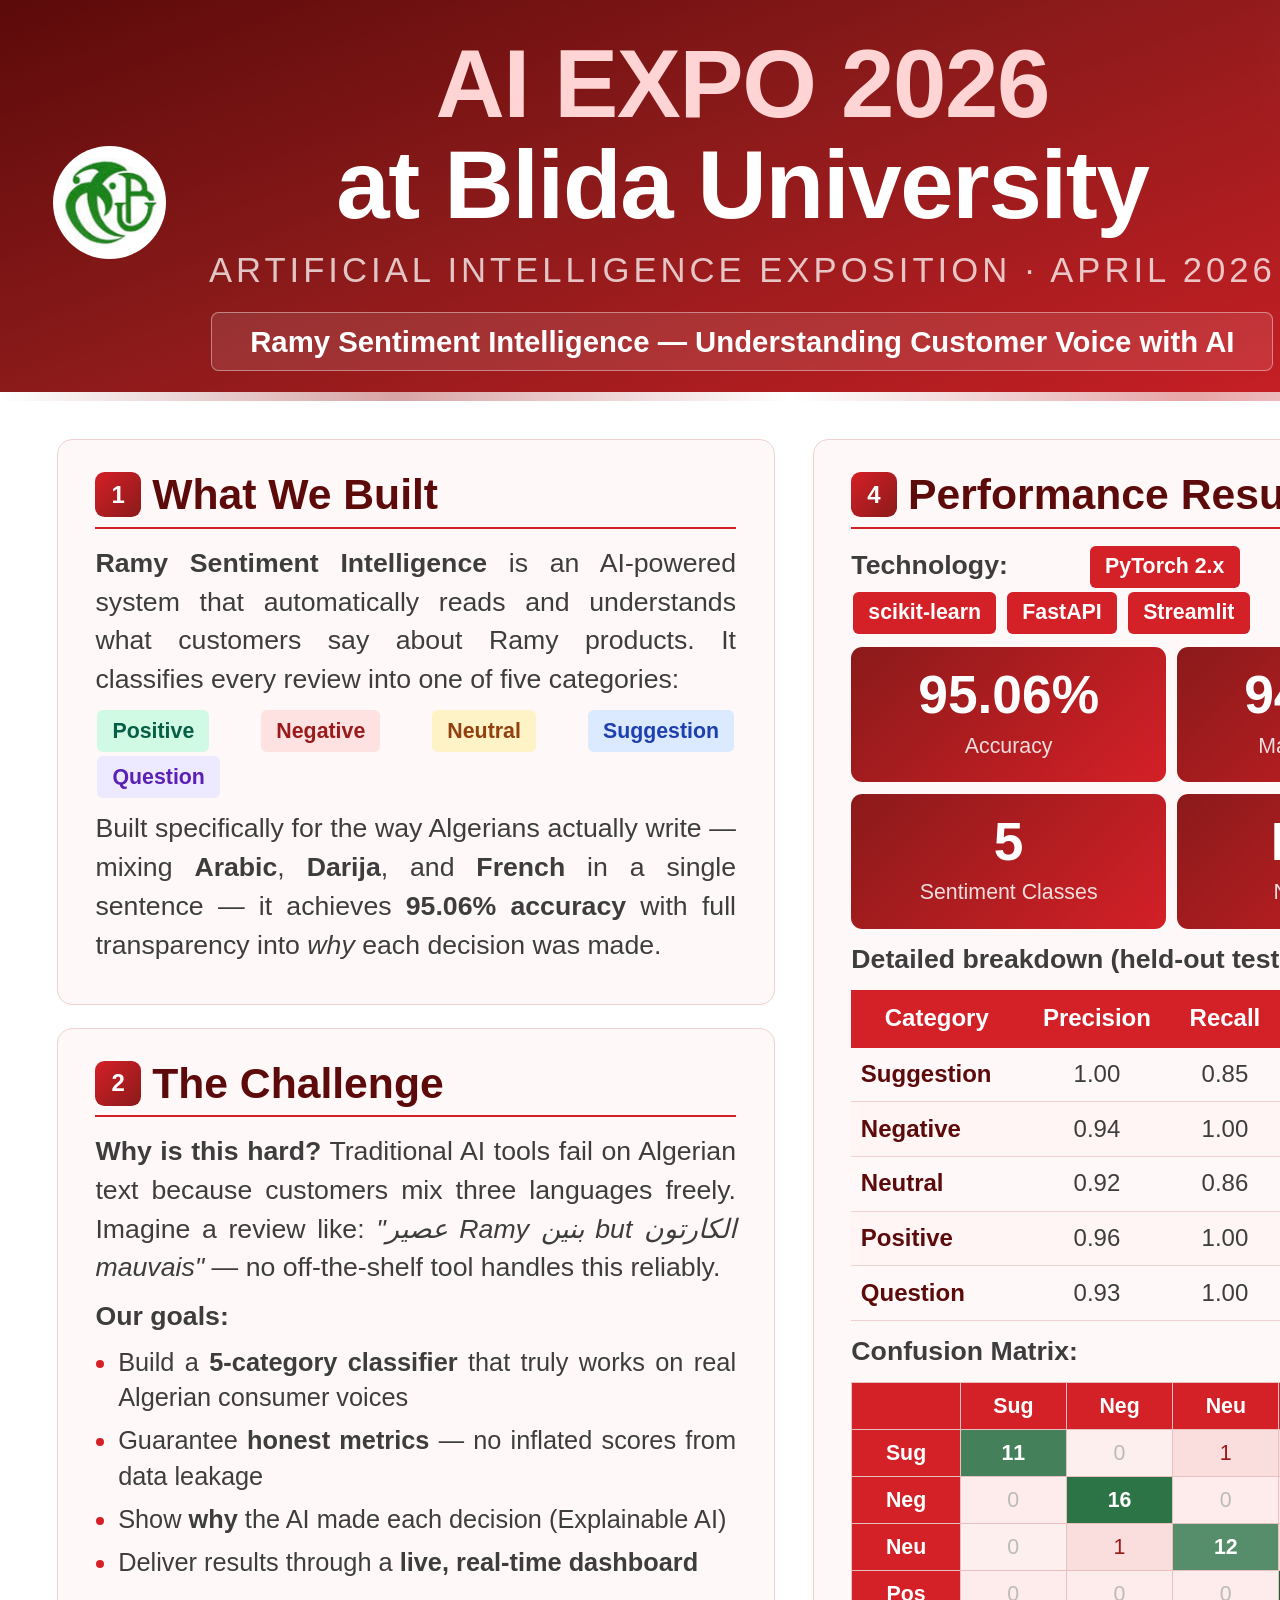
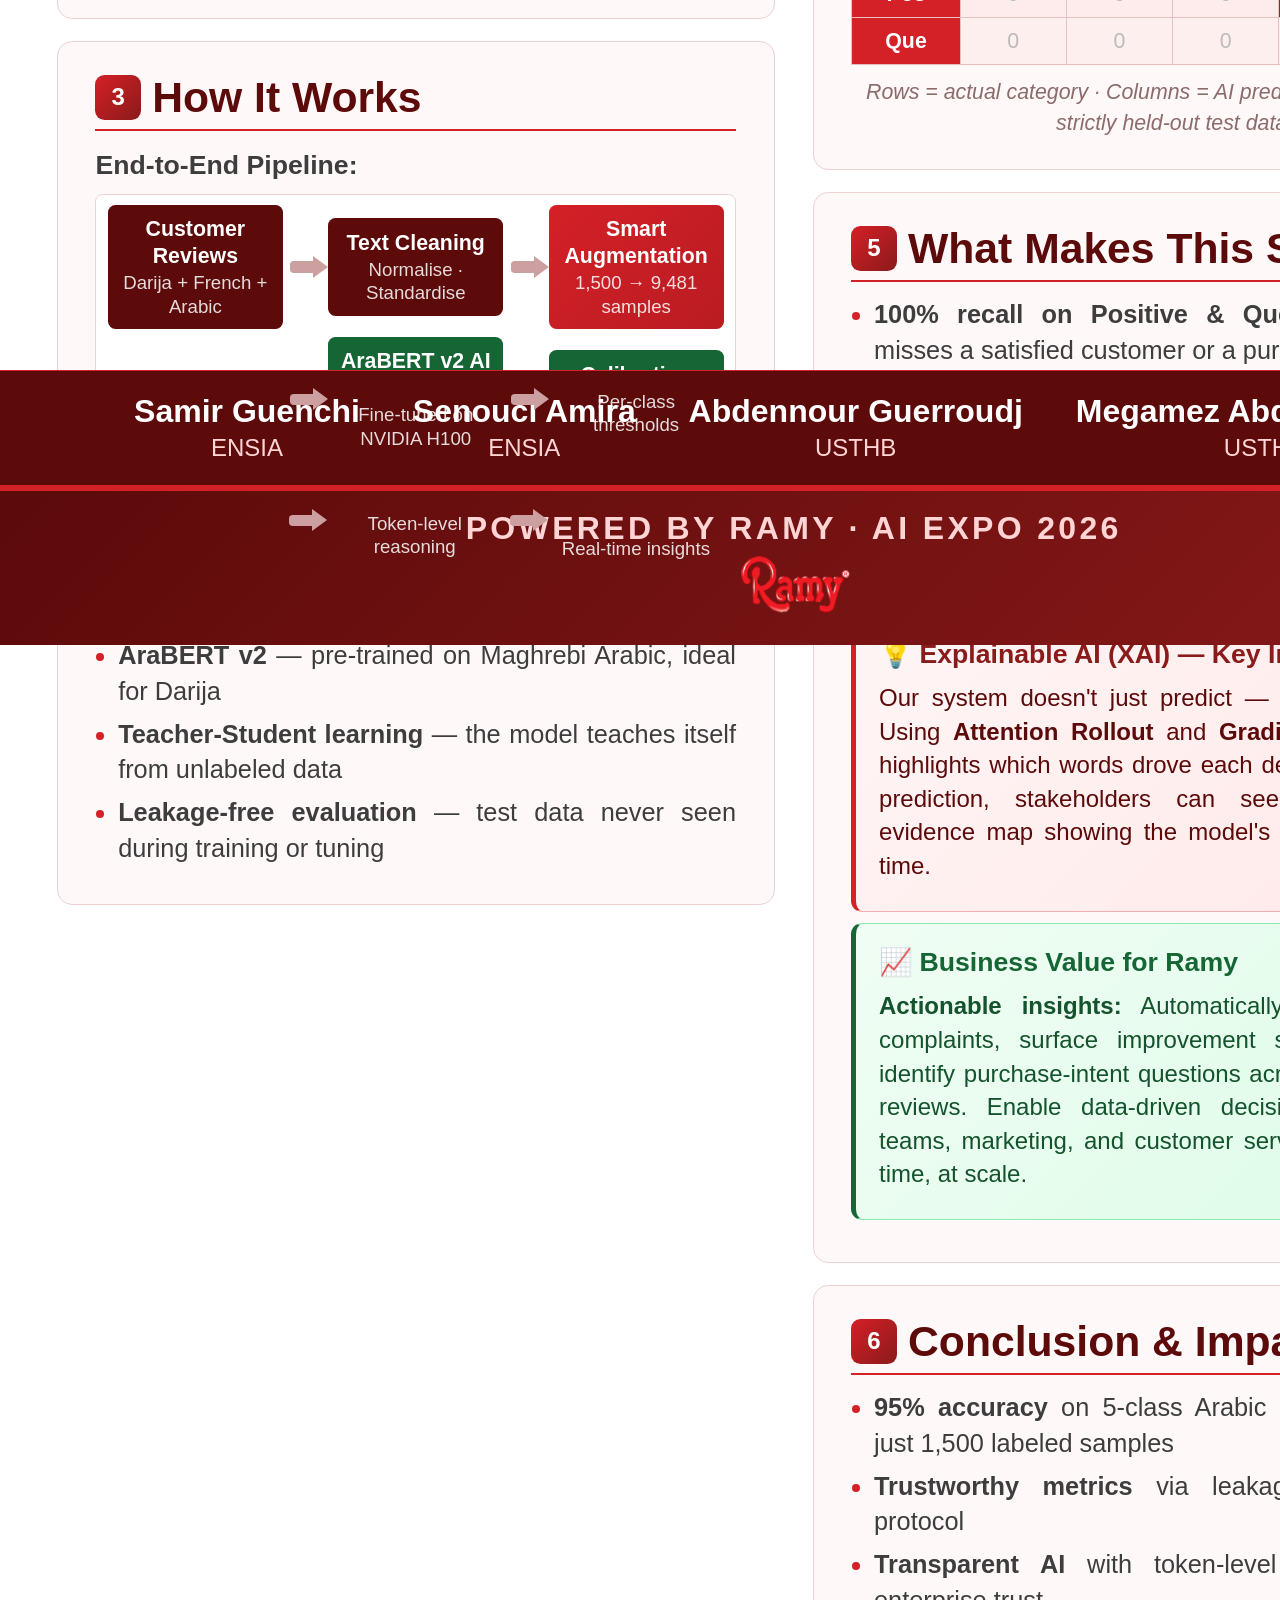
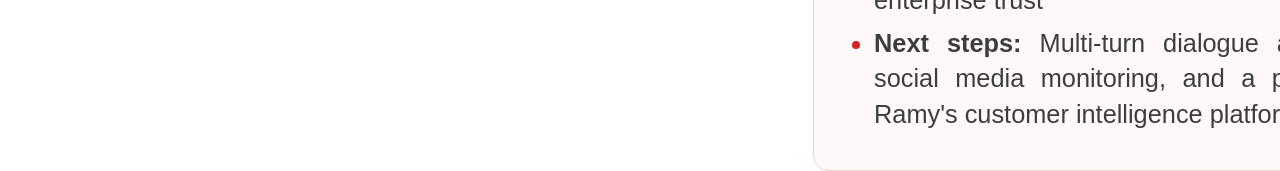
<file: poster.html>
<!DOCTYPE html>
<html lang="en" dir="ltr">
<head>
<meta charset="UTF-8">
<title>AI EXPO 2026 — Ramy Sentiment Intelligence</title>
<style>
/* ================================================================
   A2 Portrait Academic Poster  —  420 mm x 594 mm
   AI EXPO 2026 — Ramy Sentiment Intelligence
   Color scheme: Ramy Brand Red (#D42027) compatible
   Fully self-contained — zero external dependencies
   ================================================================ */

@page { size: 420mm 594mm; margin: 0; }

*, *::before, *::after { margin: 0; padding: 0; box-sizing: border-box; }

body {
    font-family: 'Segoe UI', 'Helvetica Neue', Arial, sans-serif;
    width: 420mm;
    height: 594mm;
    margin: 0 auto;
    background: #ffffff;
    color: #2d2d2d;
    display: flex;
    flex-direction: column;
    -webkit-print-color-adjust: exact;
    print-color-adjust: exact;
}

/* ── COLOR PALETTE (Ramy Brand) ─────────────────────────── */
/* Primary:   #D42027 (Ramy Red)
   Dark:      #8B1A1A (Deep Red)
   Darker:    #5C0A0A (Darkest Red)
   Light:     #FFF5F5 (Warm White)
   Accent:    #FF6B6B (Soft Red)
   Surface:   #FAF0F0 (Blush)
   Text:      #2d2d2d (Charcoal)
   Muted:     #6b6b6b (Gray)
*/

/* ── HEADER ──────────────────────────────────────────── */

.hdr {
    background: linear-gradient(160deg, #5C0A0A 0%, #8B1A1A 40%, #D42027 100%);
    color: #fff;
    padding: 9mm 14mm 8mm;
    text-align: center;
    flex-shrink: 0;
    position: relative;
    overflow: hidden;
}

/* subtle geometric decoration */
.hdr::before {
    content: '';
    position: absolute;
    top: -40mm;
    right: -30mm;
    width: 120mm;
    height: 120mm;
    border-radius: 50%;
    background: radial-gradient(circle, rgba(255,255,255,0.06) 0%, transparent 70%);
    pointer-events: none;
}
.hdr::after {
    content: '';
    position: absolute;
    bottom: 0;
    left: 0;
    right: 0;
    height: 2.5mm;
    background: linear-gradient(90deg, #fff, rgba(255,255,255,0.6), #fff, rgba(255,255,255,0.6), #fff);
}

.hdr-row {
    display: flex;
    align-items: center;
    justify-content: space-between;
    position: relative;
    z-index: 1;
}

.logo {
    height: 32mm;
    width: auto;
    object-fit: contain;
}
.logo.univ {
    background: #fff;
    border-radius: 50%;
    padding: 1.5mm;
    height: 30mm;
    width: 30mm;
}

.hdr-center { flex: 1; padding: 0 6mm; }

.title {
    font-size: 72pt;
    font-weight: 800;
    line-height: 1.05;
    letter-spacing: -1pt;
    margin-bottom: 4mm;
}
.accent { color: #FFD4D4; }

.sub {
    font-size: 26pt;
    font-weight: 300;
    color: rgba(255,255,255,0.75);
    letter-spacing: 3pt;
    text-transform: uppercase;
    margin-bottom: 6mm;
}

.badge {
    display: inline-block;
    font-size: 22pt;
    font-weight: 600;
    color: #fff;
    padding: 3mm 10mm;
    border: 1pt solid rgba(255,255,255,0.4);
    border-radius: 2mm;
    background: rgba(255,255,255,0.1);
}

/* ── BODY ────────────────────────────────────────────── */

.body {
    flex: 1;
    display: grid;
    grid-template-columns: 1fr 1fr;
    gap: 10mm;
    padding: 10mm 15mm 10mm;
    min-height: 0;
}
.col { display: flex; flex-direction: column; gap: 6mm; }

/* ── SECTIONS ────────────────────────────────────────── */

.s {
    background: #FFF8F8;
    border: 0.5pt solid #f0d0d0;
    border-radius: 4mm;
    padding: 8mm 10mm 8mm;
    break-inside: avoid;
}

.sh {
    font-size: 32pt;
    font-weight: 700;
    color: #5C0A0A;
    margin-bottom: 4mm;
    padding-bottom: 2mm;
    border-bottom: 1.5pt solid #D42027;
    display: flex;
    align-items: center;
    gap: 3mm;
}

.sn {
    display: inline-flex;
    align-items: center;
    justify-content: center;
    width: 12mm;
    height: 12mm;
    background: linear-gradient(135deg, #D42027, #8B1A1A);
    color: #fff;
    font-size: 18pt;
    font-weight: 800;
    border-radius: 2.5mm;
    flex-shrink: 0;
}

.sb {
    font-size: 20pt;
    line-height: 1.45;
    color: #3d3d3d;
    text-align: justify;
    hyphens: auto;
}
.sb p { margin-bottom: 2.5mm; }
.sb ul { padding-left: 6mm; margin: 2mm 0; }
.sb li { margin-bottom: 2mm; font-size: 19pt; line-height: 1.4; }
.sb li::marker { color: #D42027; font-weight: 700; }

.b { font-weight: 700; }

/* ── TAGS ────────────────────────────────────────────── */
.t {
    display: inline-block;
    padding: 1.5mm 4mm;
    border-radius: 1.5mm;
    font-size: 16pt;
    font-weight: 600;
    margin: 0.5mm;
    vertical-align: middle;
}
.tp { background: #d1fae5; color: #065f46; }
.tn { background: #fee2e2; color: #991b1b; }
.tu { background: #fef3c7; color: #92400e; }
.ti { background: #dbeafe; color: #1e40af; }
.tq { background: #ede9fe; color: #5b21b6; }
.tt { background: #D42027; color: #fff; }

/* ── PIPELINE ────────────────────────────────────────── */
.pipe {
    background: #fff;
    border: 0.5pt solid #f0d0d0;
    border-radius: 2mm;
    padding: 2.5mm 3mm;
    margin: 2mm 0;
}
.pr { display: flex; align-items: center; gap: 2mm; margin-bottom: 2mm; }
.pr:last-child { margin-bottom: 0; }
.pb {
    flex: 1;
    text-align: center;
    padding: 3mm 2mm;
    border-radius: 2mm;
    font-size: 16pt;
    font-weight: 600;
    line-height: 1.25;
}
.pb small { font-weight: 400; font-size: 14pt; display: block; margin-top: 0.5mm; opacity: 0.85; }
.pd { background: #5C0A0A; color: #fff; }
.pg { background: linear-gradient(135deg, #D42027, #B91C22); color: #fff; }
.pe { background: #166534; color: #fff; }
.px { background: #7c3aed; color: #fff; border: 0.8pt solid #D42027; }
/* CSS block arrow — replaces text → */
.pa {
    font-size: 0;
    width: 8mm;
    height: 3mm;
    background: #cca0a0;
    border-radius: 1mm;
    flex-shrink: 0;
    position: relative;
}
.pa::after {
    content: '';
    position: absolute;
    right: -2mm;
    top: -1.5mm;
    border-top: 3mm solid transparent;
    border-bottom: 3mm solid transparent;
    border-left: 4mm solid #cca0a0;
}

/* ── METRICS ─────────────────────────────────────────── */
.mg { display: grid; grid-template-columns: 1fr 1fr; gap: 3mm; margin: 3mm 0; }
.mc {
    background: linear-gradient(135deg, #8B1A1A, #D42027);
    color: #fff;
    padding: 5mm 3mm;
    border-radius: 3mm;
    text-align: center;
}
.mv { display: block; font-size: 40pt; font-weight: 800; color: #fff; line-height: 1.1; }
.ml { font-size: 16pt; color: rgba(255,255,255,0.85); margin-top: 1mm; }

/* ── TABLES ──────────────────────────────────────────── */
.tb {
    width: 100%;
    border-collapse: collapse;
    margin: 3mm 0;
    font-size: 18pt;
}
.tb th {
    background: #D42027;
    color: #fff;
    padding: 3mm;
    font-size: 18pt;
    font-weight: 600;
    text-align: center;
}
.tb td {
    padding: 2.5mm;
    text-align: center;
    border-bottom: 0.3pt solid #f0d0d0;
}
.tb tr:nth-child(even) { background: #FFF5F5; }
.tb .rh { font-weight: 700; color: #5C0A0A; text-align: left; }

/* confusion matrix — heatmap style */
.cm { font-size: 16pt; }
.cm th, .cm td { padding: 2mm 2.5mm; border: 0.3pt solid #e8c0c0; font-size: 16pt; }
.cap { font-size: 16pt; color: #8b6b6b; font-style: italic; text-align: center; margin-top: 1.5mm; }

/* ── XAI BOX ─────────────────────────────────────────── */
.xb {
    background: linear-gradient(135deg, #FFF5F5, #FFE8E8);
    border: 0.8pt solid #f0b0b0;
    border-left: 4pt solid #D42027;
    border-radius: 3mm;
    padding: 5mm 6mm;
    margin: 3mm 0;
}
.xb .xt { color: #8B1A1A; font-weight: 700; font-size: 20pt; margin-bottom: 2mm; }
.xb p { font-size: 18pt; line-height: 1.4; color: #5C0A0A; }

/* ── BUSINESS VALUE BOX ──────────────────────────────── */
.bv {
    background: linear-gradient(135deg, #f0fdf4, #dcfce7);
    border: 0.8pt solid #86efac;
    border-left: 4pt solid #166534;
    border-radius: 3mm;
    padding: 5mm 6mm;
    margin: 3mm 0;
}
.bv .bvt { color: #166534; font-weight: 700; font-size: 20pt; margin-bottom: 2mm; }
.bv p { font-size: 18pt; line-height: 1.4; color: #14532d; }

/* ── TEAM ────────────────────────────────────────────── */
.team {
    background: #5C0A0A;
    color: #fff;
    padding: 6mm 15mm;
    display: flex;
    justify-content: center;
    align-items: center;
    gap: 14mm;
    flex-shrink: 0;
    border-top: 1pt solid #D42027;
}
.tm { text-align: center; }
.tn2 { font-size: 24pt; font-weight: 700; }
.ta { font-size: 18pt; color: #FFD4D4; font-weight: 500; margin-top: 1mm; }

/* ── FOOTER ──────────────────────────────────────────── */
.ftr {
    background: linear-gradient(135deg, #5C0A0A, #8B1A1A);
    padding: 5mm 15mm;
    text-align: center;
    flex-shrink: 0;
    border-top: 1.8mm solid #D42027;
}
.fl { font-size: 24pt; font-weight: 600; color: #FFD4D4; letter-spacing: 2.5pt; text-transform: uppercase; margin-bottom: 2mm; }
.fr { height: 18mm; width: auto; object-fit: contain; }

/* PRINT */
@media print {
    body { width: 420mm; height: 594mm; }
    .hdr, .team, .ftr, .mc, .tb th, .cm th, .ch, .pb, .t, .sn, .xb, .bv {
        -webkit-print-color-adjust: exact; print-color-adjust: exact;
    }
}
</style>
</head>
<body>

<!-- HEADER -->
<div class="hdr">
  <div class="hdr-row">
    <img class="logo univ" src="LogoUnivOriginal.png" alt="University of Blida 1">
    <div class="hdr-center">
      <div class="title"><span class="accent">AI EXPO 2026</span><br>at Blida University</div>
      <div class="sub">Artificial Intelligence Exposition &middot; April 2026</div>
      <div class="badge">Ramy Sentiment Intelligence &mdash; Understanding Customer Voice with AI</div>
    </div>
    <img class="logo" src="Ramylogo.png" alt="Ramy">
  </div>
</div>

<!-- BODY -->
<div class="body">

  <!-- LEFT -->
  <div class="col">

    <div class="s">
      <div class="sh"><span class="sn">1</span> What We Built</div>
      <div class="sb">
        <p><span class="b">Ramy Sentiment Intelligence</span> is an AI-powered system that automatically reads and understands what customers say about Ramy products. It classifies every review into one of five categories:</p>
        <p>
        <span class="t tp">Positive</span> <span class="t tn">Negative</span> <span class="t tu">Neutral</span> <span class="t ti">Suggestion</span> <span class="t tq">Question</span>
        </p>
        <p>Built specifically for the way Algerians actually write &mdash; mixing <span class="b">Arabic</span>, <span class="b">Darija</span>, and <span class="b">French</span> in a single sentence &mdash; it achieves <span class="b">95.06% accuracy</span> with full transparency into <em>why</em> each decision was made.</p>
      </div>
    </div>

    <div class="s">
      <div class="sh"><span class="sn">2</span> The Challenge</div>
      <div class="sb">
        <p><span class="b">Why is this hard?</span> Traditional AI tools fail on Algerian text because customers mix three languages freely. Imagine a review like: <em>"عصير Ramy بنين but الكارتون mauvais"</em> &mdash; no off-the-shelf tool handles this reliably.</p>
        <p><span class="b">Our goals:</span></p>
        <ul>
          <li>Build a <span class="b">5-category classifier</span> that truly works on real Algerian consumer voices</li>
          <li>Guarantee <span class="b">honest metrics</span> &mdash; no inflated scores from data leakage</li>
          <li>Show <span class="b">why</span> the AI made each decision (Explainable AI)</li>
          <li>Deliver results through a <span class="b">live, real-time dashboard</span></li>
        </ul>
      </div>
    </div>

    <div class="s">
      <div class="sh"><span class="sn">3</span> How It Works</div>
      <div class="sb">
        <p><span class="b">End-to-End Pipeline:</span></p>
        <div class="pipe">
          <div class="pr">
            <div class="pb pd">Customer Reviews<small>Darija + French + Arabic</small></div>
            <span class="pa"></span>
            <div class="pb pd">Text Cleaning<small>Normalise &middot; Standardise</small></div>
            <span class="pa"></span>
            <div class="pb pg">Smart Augmentation<small>1,500 &rarr; 9,481 samples</small></div>
          </div>
          <div class="pr">
            <div class="pb pg">Training Data</div>
            <span class="pa"></span>
            <div class="pb pe">AraBERT v2 AI Model<small>Fine-tuned on NVIDIA H100</small></div>
            <span class="pa"></span>
            <div class="pb pe">Calibration<small>Per-class thresholds</small></div>
          </div>
          <div class="pr">
            <div class="pb pe">95.06% Accuracy</div>
            <span class="pa"></span>
            <div class="pb px">Explainable AI<small>Token-level reasoning</small></div>
            <span class="pa"></span>
            <div class="pb px">Live Dashboard<small>Real-time insights</small></div>
          </div>
        </div>
        <p><span class="b">Key technical choices:</span></p>
        <ul>
          <li><span class="b">AraBERT v2</span> &mdash; pre-trained on Maghrebi Arabic, ideal for Darija</li>
          <li><span class="b">Teacher-Student learning</span> &mdash; the model teaches itself from unlabeled data</li>
          <li><span class="b">Leakage-free evaluation</span> &mdash; test data never seen during training or tuning</li>
        </ul>
      </div>
    </div>

  </div>

  <!-- RIGHT -->
  <div class="col">

    <div class="s">
      <div class="sh"><span class="sn">4</span> Performance Results</div>
      <div class="sb">
        <p><span class="b">Technology:</span>
          <span class="t tt">PyTorch 2.x</span>
          <span class="t tt">Transformers</span>
          <span class="t tt">scikit-learn</span>
          <span class="t tt">FastAPI</span>
          <span class="t tt">Streamlit</span>
        </p>

        <div class="mg">
          <div class="mc"><span class="mv">95.06%</span><span class="ml">Accuracy</span></div>
          <div class="mc"><span class="mv">94.37%</span><span class="ml">Macro-F1 Score</span></div>
          <div class="mc"><span class="mv">5</span><span class="ml">Sentiment Classes</span></div>
          <div class="mc"><span class="mv">H100</span><span class="ml">NVIDIA GPU</span></div>
        </div>

        <p><span class="b">Detailed breakdown (held-out test set):</span></p>
        <table class="tb">
          <thead><tr><th>Category</th><th>Precision</th><th>Recall</th><th>F1</th><th>Samples</th></tr></thead>
          <tbody>
            <tr><td class="rh">Suggestion</td><td>1.00</td><td>0.85</td><td>0.92</td><td>13</td></tr>
            <tr><td class="rh">Negative</td><td>0.94</td><td>1.00</td><td>0.97</td><td>16</td></tr>
            <tr><td class="rh">Neutral</td><td>0.92</td><td>0.86</td><td>0.89</td><td>14</td></tr>
            <tr><td class="rh">Positive</td><td>0.96</td><td>1.00</td><td>0.98</td><td>25</td></tr>
            <tr><td class="rh">Question</td><td>0.93</td><td>1.00</td><td>0.96</td><td>13</td></tr>
          </tbody>
        </table>

        <p><span class="b">Confusion Matrix:</span></p>
        <table class="tb cm">
          <thead><tr><th></th><th>Sug</th><th>Neg</th><th>Neu</th><th>Pos</th><th>Que</th></tr></thead>
          <tbody>
            <tr><th>Sug</th>
              <td style="background:rgba(22,101,52,0.80);color:#fff;font-weight:700;">11</td>
              <td style="background:rgba(212,32,39,0.04);color:#bbb;">0</td>
              <td style="background:rgba(212,32,39,0.12);color:#991b1b;">1</td>
              <td style="background:rgba(212,32,39,0.12);color:#991b1b;">1</td>
              <td style="background:rgba(212,32,39,0.04);color:#bbb;">0</td>
            </tr>
            <tr><th>Neg</th>
              <td style="background:rgba(212,32,39,0.04);color:#bbb;">0</td>
              <td style="background:rgba(22,101,52,0.90);color:#fff;font-weight:700;">16</td>
              <td style="background:rgba(212,32,39,0.04);color:#bbb;">0</td>
              <td style="background:rgba(212,32,39,0.04);color:#bbb;">0</td>
              <td style="background:rgba(212,32,39,0.04);color:#bbb;">0</td>
            </tr>
            <tr><th>Neu</th>
              <td style="background:rgba(212,32,39,0.04);color:#bbb;">0</td>
              <td style="background:rgba(212,32,39,0.12);color:#991b1b;">1</td>
              <td style="background:rgba(22,101,52,0.72);color:#fff;font-weight:700;">12</td>
              <td style="background:rgba(212,32,39,0.12);color:#991b1b;">1</td>
              <td style="background:rgba(212,32,39,0.04);color:#bbb;">0</td>
            </tr>
            <tr><th>Pos</th>
              <td style="background:rgba(212,32,39,0.04);color:#bbb;">0</td>
              <td style="background:rgba(212,32,39,0.04);color:#bbb;">0</td>
              <td style="background:rgba(212,32,39,0.04);color:#bbb;">0</td>
              <td style="background:rgba(22,101,52,1.00);color:#fff;font-weight:700;">25</td>
              <td style="background:rgba(212,32,39,0.04);color:#bbb;">0</td>
            </tr>
            <tr><th>Que</th>
              <td style="background:rgba(212,32,39,0.04);color:#bbb;">0</td>
              <td style="background:rgba(212,32,39,0.04);color:#bbb;">0</td>
              <td style="background:rgba(212,32,39,0.04);color:#bbb;">0</td>
              <td style="background:rgba(212,32,39,0.04);color:#bbb;">0</td>
              <td style="background:rgba(22,101,52,0.80);color:#fff;font-weight:700;">13</td>
            </tr>
          </tbody>
        </table>
        <div class="cap">Rows = actual category &middot; Columns = AI prediction &middot; All metrics on strictly held-out test data</div>
      </div>
    </div>

    <div class="s">
      <div class="sh"><span class="sn">5</span> What Makes This Special</div>
      <div class="sb">
        <ul>
          <li><span class="b">100% recall on Positive &amp; Questions</span> &mdash; never misses a satisfied customer or a purchase inquiry</li>
          <li><span class="b">Code-switching mastery</span> &mdash; handles "بزاف bon" and "mauvais جدا" seamlessly</li>
          <li><span class="b">Honest scores</span> &mdash; 3 leakage safeguards ensure real-world reliability</li>
          <li><span class="b">From 1,500 to 9,481 samples</span> &mdash; smart augmentation without hallucinated data</li>
        </ul>
        <div class="xb">
          <div class="xt">&#128161; Explainable AI (XAI) &mdash; Key Innovation</div>
          <p>Our system doesn't just predict &mdash; it <span class="b">explains why</span>. Using <span class="b">Attention Rollout</span> and <span class="b">Gradient&times;Attention</span>, it highlights which words drove each decision. For every prediction, stakeholders can see a color-coded evidence map showing the model's reasoning in real time.</p>
        </div>
        <div class="bv">
          <div class="bvt">&#128200; Business Value for Ramy</div>
          <p><span class="b">Actionable insights:</span> Automatically detect product complaints, surface improvement suggestions, and identify purchase-intent questions across thousands of reviews. Enable data-driven decisions for product teams, marketing, and customer service &mdash; all in real time, at scale.</p>
        </div>
      </div>
    </div>

    <div class="s">
      <div class="sh"><span class="sn">6</span> Conclusion &amp; Impact</div>
      <div class="sb">
        <ul>
          <li><span class="b">95% accuracy</span> on 5-class Arabic sentiment &mdash; from just 1,500 labeled samples</li>
          <li><span class="b">Trustworthy metrics</span> via leakage-free evaluation protocol</li>
          <li><span class="b">Transparent AI</span> with token-level explanations for enterprise trust</li>
          <li><span class="b">Next steps:</span> Multi-turn dialogue analysis, real-time social media monitoring, and a production API for Ramy's customer intelligence platform</li>
        </ul>
      </div>
    </div>

  </div>
</div>

<!-- TEAM -->
<div class="team">
  <div class="tm"><div class="tn2">Samir Guenchi</div><div class="ta">ENSIA</div></div>
  <div class="tm"><div class="tn2">Senouci Amira</div><div class="ta">ENSIA</div></div>
  <div class="tm"><div class="tn2">Abdennour Guerroudj</div><div class="ta">USTHB</div></div>
  <div class="tm"><div class="tn2">Megamez Abderrahmane</div><div class="ta">USTHB</div></div>
</div>

<!-- FOOTER -->
<div class="ftr">
  <div class="fl">Powered by Ramy &middot; AI EXPO 2026</div>
  <img class="fr" src="Ramylogo.png" alt="Ramy">
</div>

</body>
</html>
</file>
